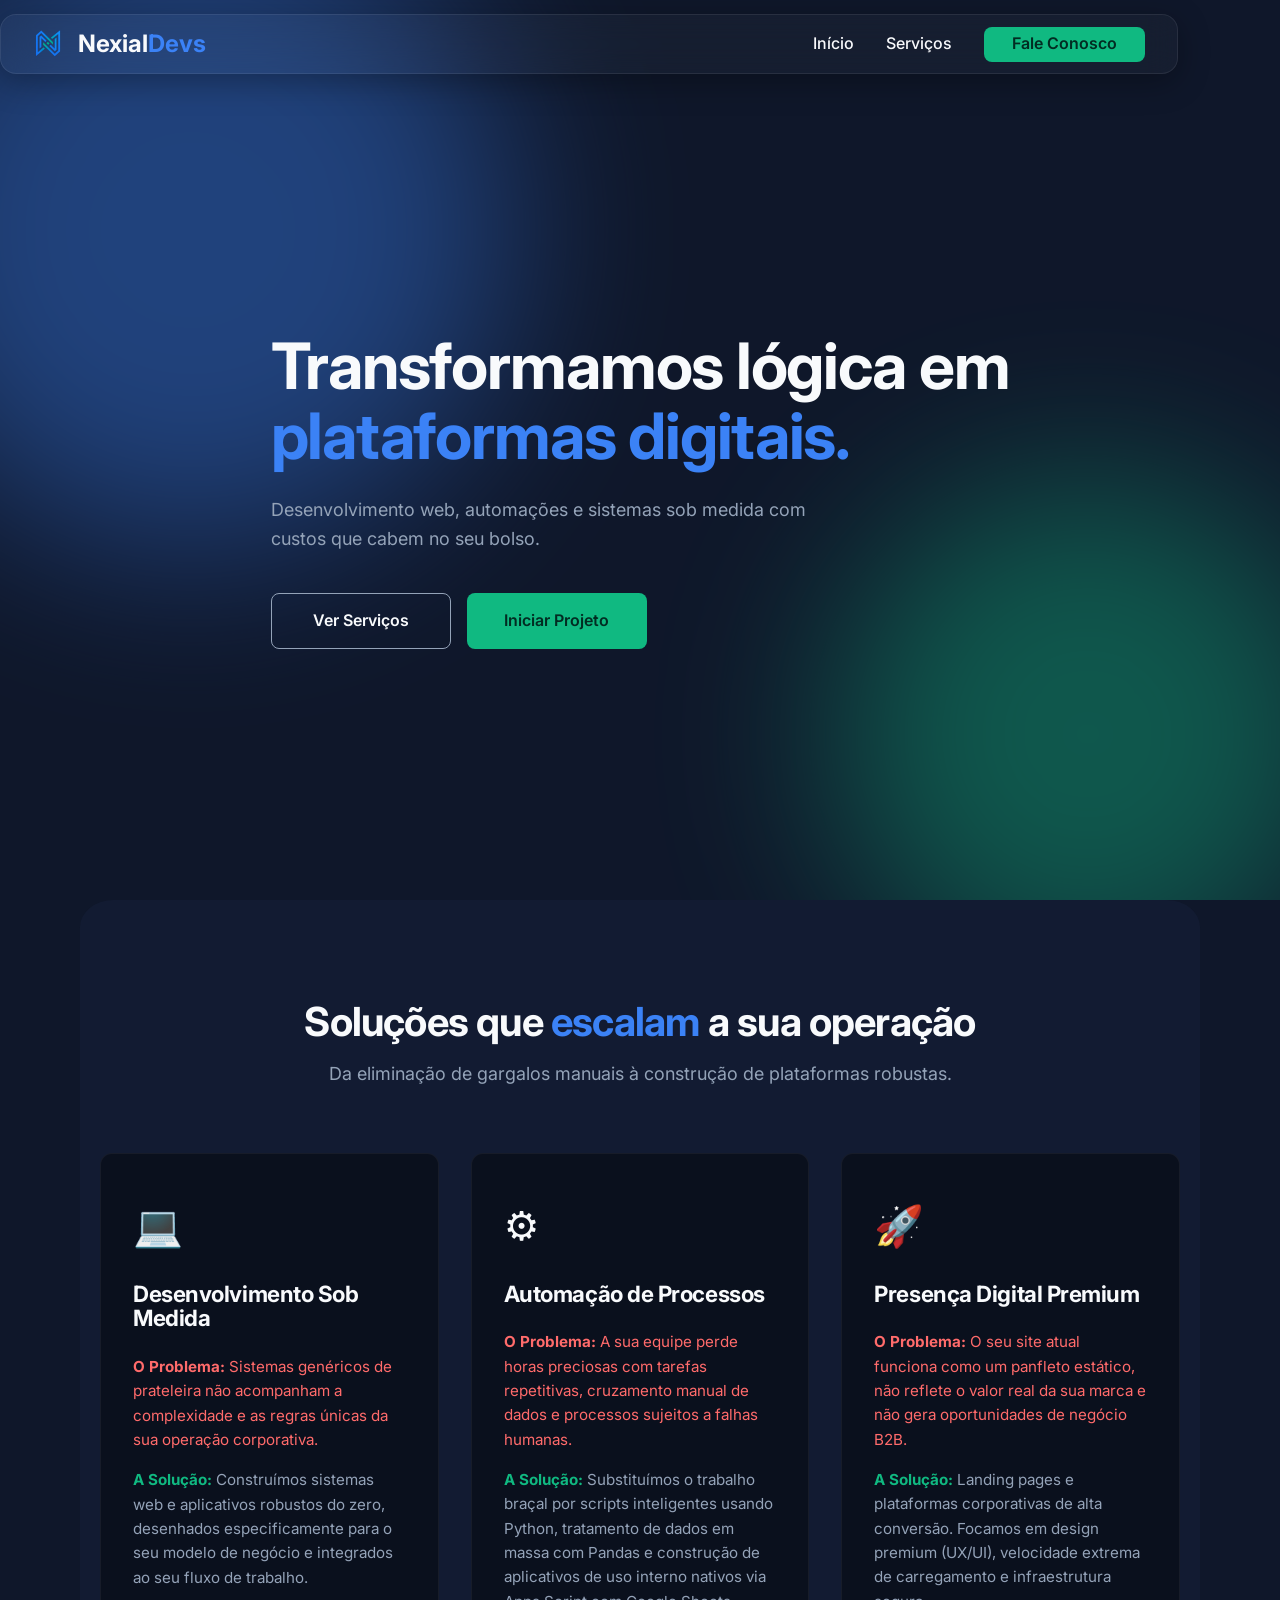
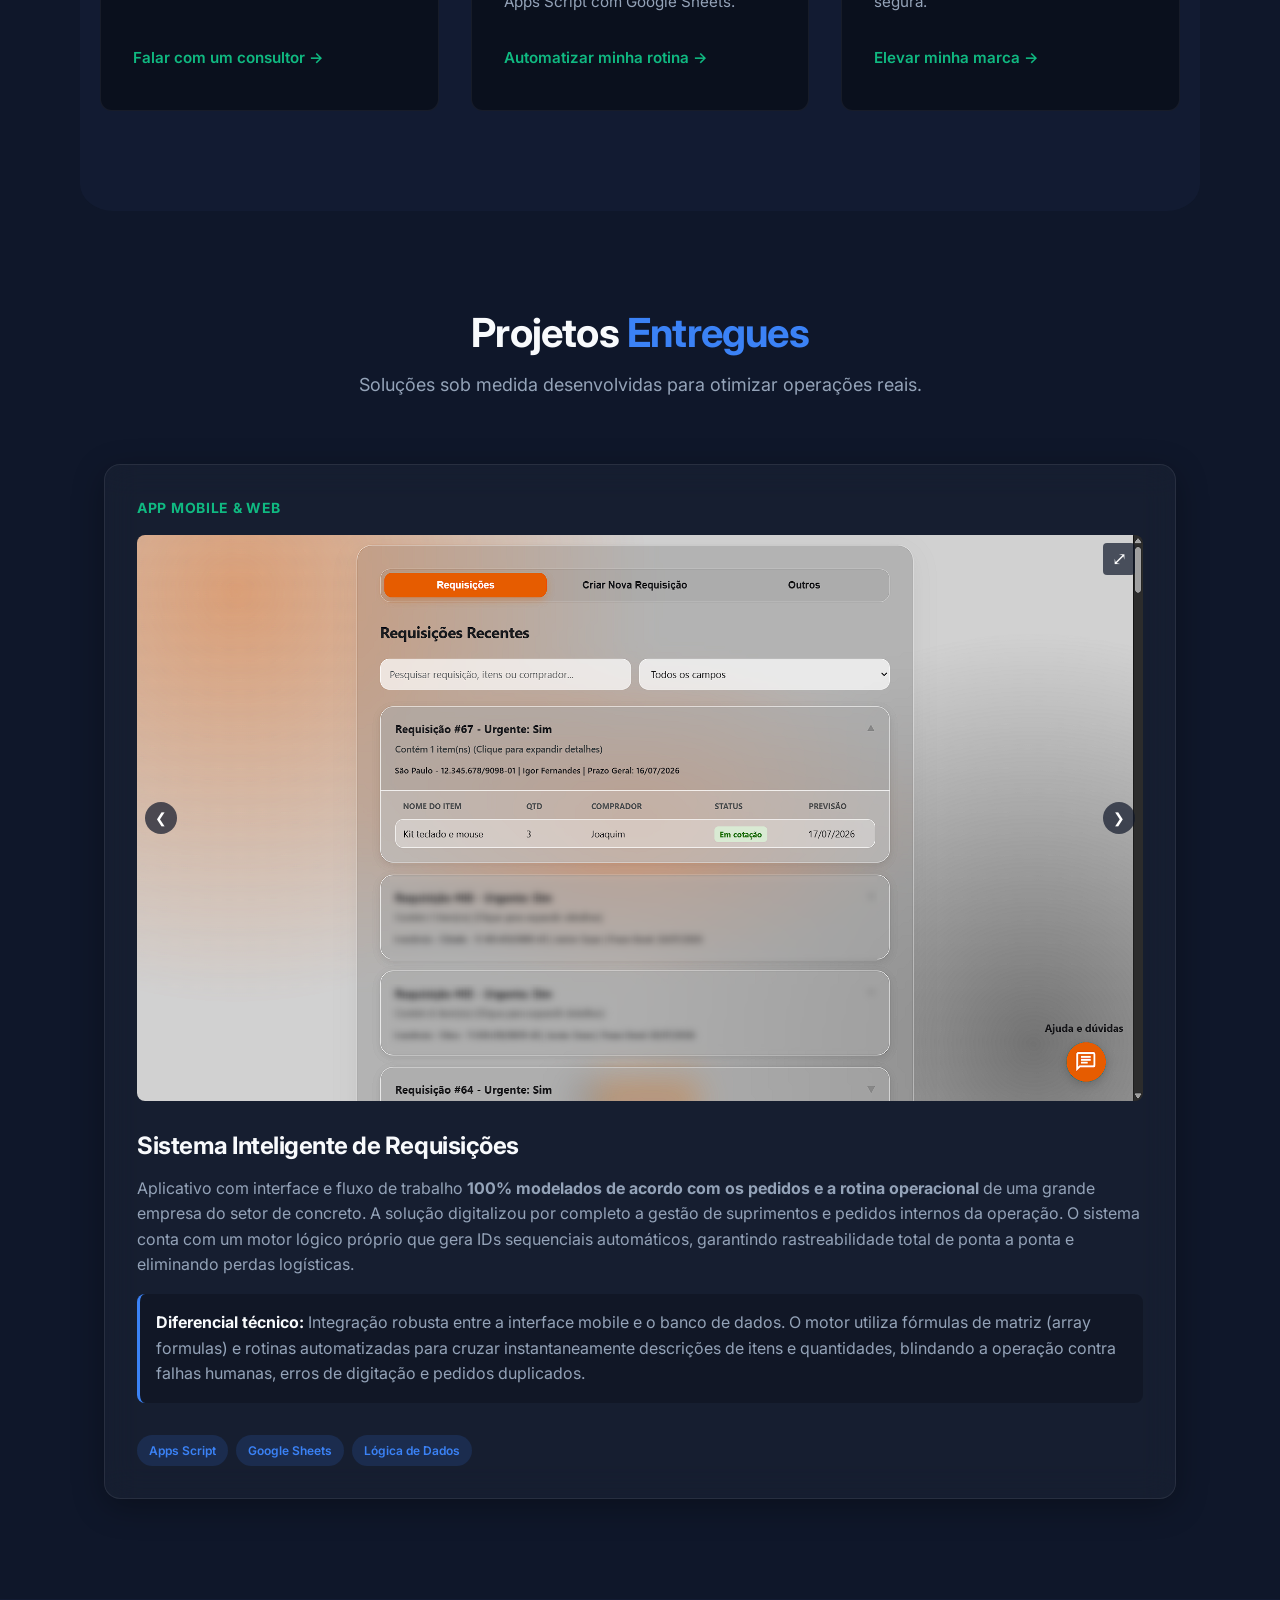
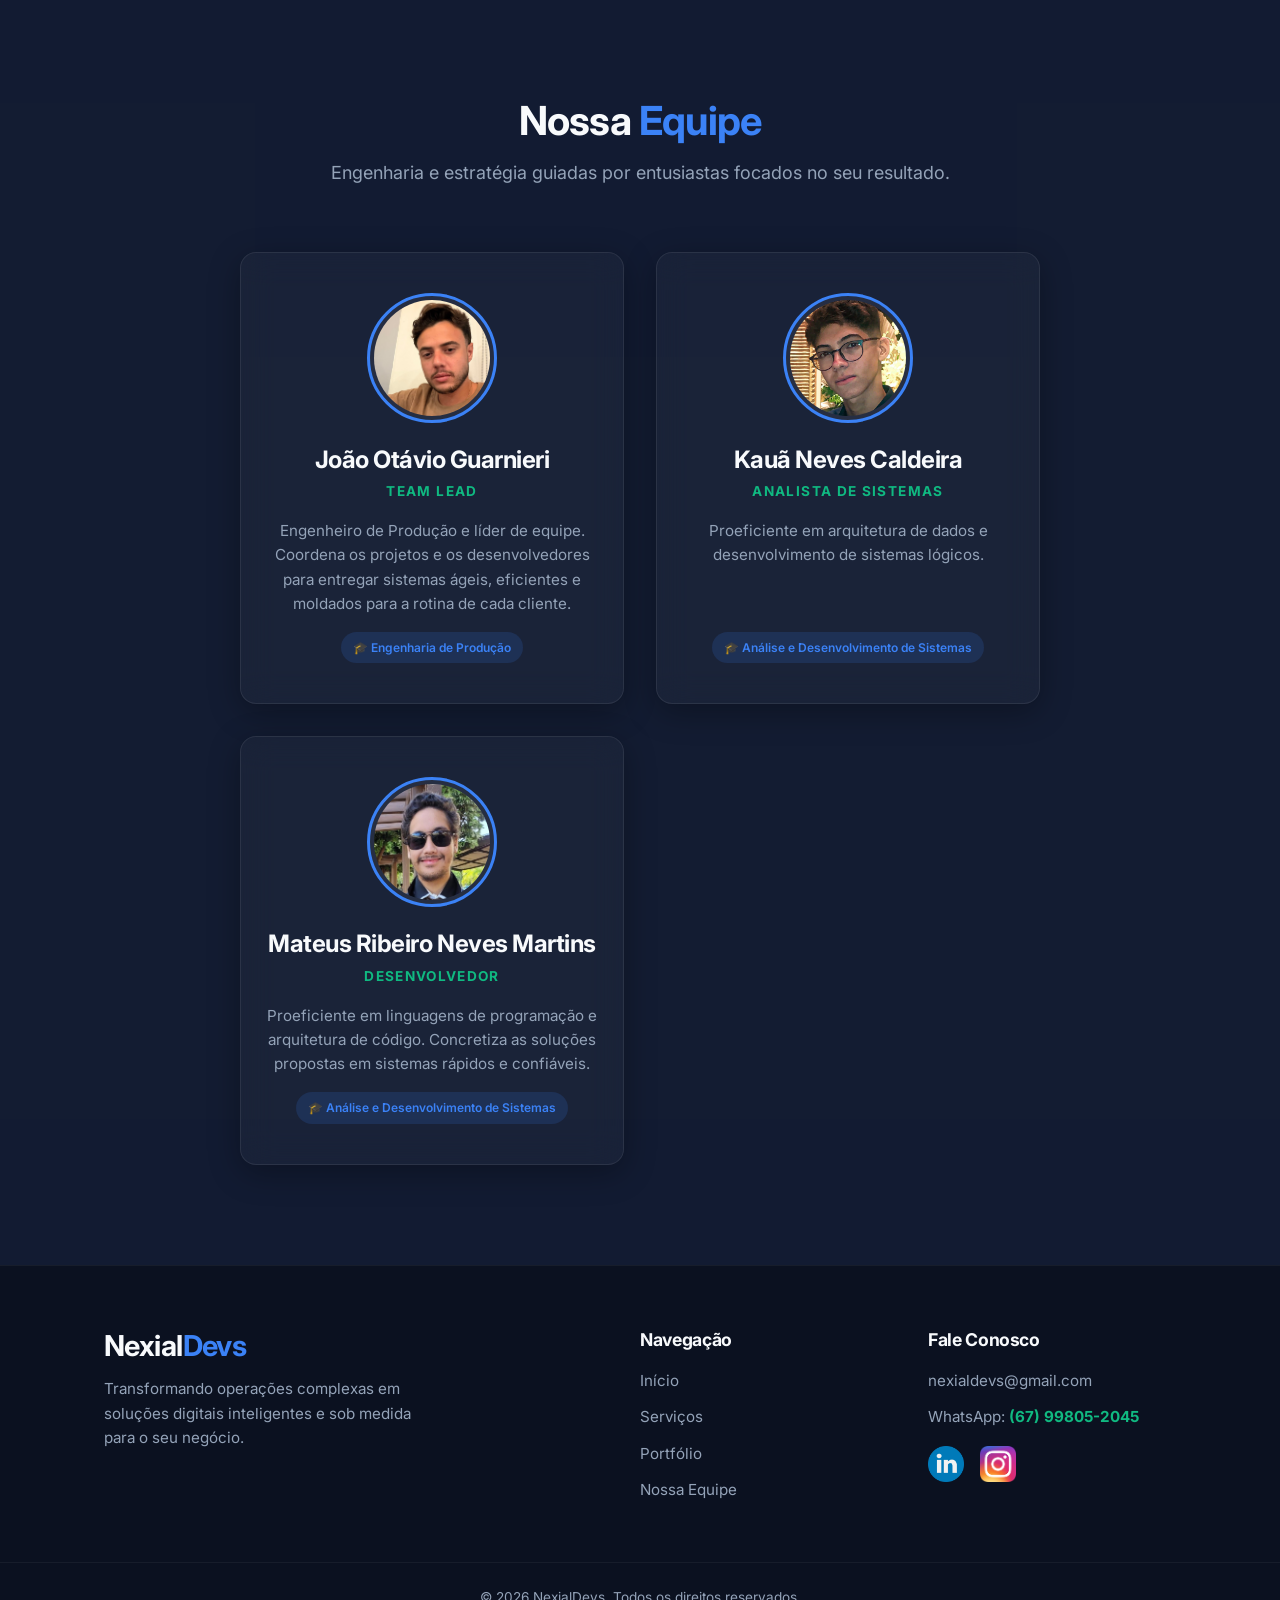
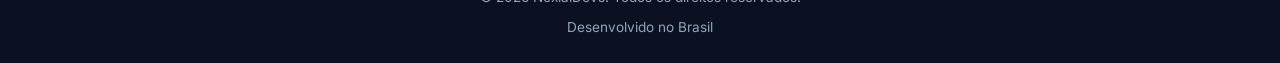
<file: index.html>
<!DOCTYPE html>
<html lang="pt-BR">
<head>
    <meta charset="UTF-8">
    <meta name="viewport" content="width=device-width, initial-scale=1.0">
    <title>NexialDevs | Soluções em Tecnologia</title>
    <link rel="icon" type="image/png" sizes="32x32" href="assets/img/favicon.png">
    <link rel="preconnect" href="https://fonts.googleapis.com">
    <link rel="preconnect" href="https://fonts.gstatic.com" crossorigin>
    <link href="https://fonts.googleapis.com/css2?family=Inter:wght@400;500;700&display=swap" rel="stylesheet">
    
    <link rel="stylesheet" href="css/style.css">
</head>
<!-- Google tag (gtag.js) -->
<script async src="https://www.googletagmanager.com/gtag/js?id=G-Z20MVMJV6W"></script>
<script>
  window.dataLayer = window.dataLayer || [];
  function gtag(){dataLayer.push(arguments);}
  gtag('js', new Date());

  gtag('config', 'G-Z20MVMJV6W');
</script>
<body>
    <div class="bg-mesh">
        <div class="blob blob-1"></div>
        <div class="blob blob-2"></div>
    </div>

    <div id="header-container"></div>

    <main>
        <section class="hero">
            <div class="container">
                <h1>Transformamos lógica em <br><span class="text-highlight">plataformas digitais.</span></h1>
                <p>Desenvolvimento web, automações e sistemas sob medida com custos que cabem no seu bolso.</p>
                
                <div class="hero-actions">
                    <a href="#servicos" class="btn btn-outline">Ver Serviços</a>
                    <a href="#rodapé" class="btn btn-primary btn-projeto">Iniciar Projeto</a>
                </div>
            </div>
        </section>
        <section id="servicos" class="services-section container">
            <div class="section-header text-center">
                <h2 class="section-title">Soluções que <span class="text-highlight">escalam</span> a sua operação</h2>
                <p class="section-subtitle">Da eliminação de gargalos manuais à construção de plataformas robustas.</p>
            </div>

            <div class="services-grid">
                <div class="service-card">
                    <div class="service-icon">💻</div>
                    <h3>Desenvolvimento Sob Medida</h3>
                    <div class="service-content">
                        <p class="problem-text"><strong>O Problema:</strong> Sistemas genéricos de prateleira não acompanham a complexidade e as regras únicas da sua operação corporativa.</p>
                        <p class="solution-text"><strong>A Solução:</strong> Construímos sistemas web e aplicativos robustos do zero, desenhados especificamente para o seu modelo de negócio e integrados ao seu fluxo de trabalho.</p>
                    </div>
                    <a href="#rodapé" class="btn-service">Falar com um consultor &rarr;</a>
                </div>

                <div class="service-card">
                    <div class="service-icon">⚙️</div>
                    <h3>Automação de Processos</h3>
                    <div class="service-content">
                        <p class="problem-text"><strong>O Problema:</strong> A sua equipe perde horas preciosas com tarefas repetitivas, cruzamento manual de dados e processos sujeitos a falhas humanas.</p>
                        <p class="solution-text"><strong>A Solução:</strong> Substituímos o trabalho braçal por scripts inteligentes usando Python, tratamento de dados em massa com Pandas e construção de aplicativos de uso interno nativos via Apps Script com Google Sheets.</p>
                    </div>
                    <a href="#rodapé" class="btn-service">Automatizar minha rotina &rarr;</a>
                </div>

                <div class="service-card">
                    <div class="service-icon">🚀</div>
                    <h3>Presença Digital Premium</h3>
                    <div class="service-content">
                        <p class="problem-text"><strong>O Problema:</strong> O seu site atual funciona como um panfleto estático, não reflete o valor real da sua marca e não gera oportunidades de negócio B2B.</p>
                        <p class="solution-text"><strong>A Solução:</strong> Landing pages e plataformas corporativas de alta conversão. Focamos em design premium (UX/UI), velocidade extrema de carregamento e infraestrutura segura.</p>
                    </div>
                    <a href="#rodapé" class="btn-service">Elevar minha marca &rarr;</a>
                </div>
            </div>
        </section>

        <section id="portfolio" class="portfolio-section sections">
            <div class="container">
                <div class="section-header">
                    <h2>Projetos <span class="text-highlight">Entregues</span></h2>
                    <p>Soluções sob medida desenvolvidas para otimizar operações reais.</p>
                </div>

                <div class="portfolio-grid">
                    <div class="portfolio-card liquid-glass">
                        <div class="card-tag">App Mobile & Web</div>
                        <div class="carousel-container" id="container-app-req">
                            <button class="fullscreen-btn" onclick="alternarTelaCheia('container-app-req')" title="Tela Cheia">⤢</button>
                            <div class="carousel-track" id="track-app-req">
                                <img src="assets/img/portifolio/appreq/img1.png" alt="" class="carousel-slide">
                                <img src="assets/img/portifolio/appreq/img2.png" alt="" class="carousel-slide">
                                <img src="assets/img/portifolio/appreq/img3.png" alt="" class="carousel-slide">
                                <img src="assets/img/portifolio/appreq/img4.png" alt="" class="carousel-slide">
                                <img src="assets/img/portifolio/appreq/img5.png" alt="" class="carousel-slide">
                            </div>
                            
                            <button class="carousel-btn prev" onclick="moverCarrossel('track-app-req', -1)">&#10094;</button>
                            <button class="carousel-btn next" onclick="moverCarrossel('track-app-req', 1)">&#10095;</button>
                        </div>
                        <h3>Sistema Inteligente de Requisições</h3>
                        <p>
                            Aplicativo com interface e fluxo de trabalho <strong>100% modelados de acordo com os pedidos e a rotina operacional</strong> de uma grande empresa do setor de concreto. A solução digitalizou por completo a gestão de suprimentos e pedidos internos da operação. O sistema conta com um motor lógico próprio que gera IDs sequenciais automáticos, garantindo rastreabilidade total de ponta a ponta e eliminando perdas logísticas.
                        </p>
                        <p class="tech-details">
                            <strong>Diferencial técnico:</strong> Integração robusta entre a interface mobile e o banco de dados. O motor utiliza fórmulas de matriz (array formulas) e rotinas automatizadas para cruzar instantaneamente descrições de itens e quantidades, blindando a operação contra falhas humanas, erros de digitação e pedidos duplicados.                        </p>
                        <div class="card-footer">
                            <span class="tech-badge">Apps Script</span>
                            <span class="tech-badge">Google Sheets</span>
                            <span class="tech-badge">Lógica de Dados</span>
                        </div>
                    </div>

                    <!--
                    <div class="portfolio-card liquid-glass">
                    </div>
                    -->
                </div>
            </div>
        </section>
        <section id="equipe" class="team-section sections">
            <div class="container">
                <div class="section-header">
                    <h2>Nossa <span class="text-highlight">Equipe</span></h2>
                    <p>Engenharia e estratégia guiadas por entusiastas focados no seu resultado.</p>
                </div>

                <div class="team-grid">
                    <div class="team-card liquid-glass">
                        <img src="assets/img/Equipe/JoaoOG.jpeg" alt="Foto de João Otávio Guarnieri" class="team-photo">
                        <h3>João Otávio Guarnieri</h3>
                        <p class="team-role">Team Lead</p>
                        <p class="team-bio">
                            Engenheiro de Produção e líder de equipe. Coordena os projetos e os desenvolvedores para entregar sistemas ágeis, eficientes e moldados para a rotina de cada cliente.
                        </p>
                        <div class="card-footer">
                            <span class="tech-badge">🎓 Engenharia de Produção</span>
                        </div>
                    </div>

                    <div class="team-card liquid-glass">
                        <img src="assets/img/Equipe/Kaua.jpeg" alt="Foto de Kauã Neves Caldeira" class="team-photo">
                        <h3>Kauã Neves Caldeira</h3>
                        <p class="team-role">Analista de Sistemas</p>
                        <p class="team-bio">
                            Proeficiente em arquitetura de dados e desenvolvimento de sistemas lógicos.
                        </p>
                        <div class="card-footer">
                            <span class="tech-badge">🎓 Análise e Desenvolvimento de Sistemas</span>
                        </div>
                    </div>

                    <div class="team-card liquid-glass">
                        <img src="assets/img/Equipe/Mateus.jpeg" alt="Foto de Mateus Ribeiro Neves Martins" class="team-photo">
                        <h3>Mateus Ribeiro Neves Martins</h3>
                        <p class="team-role">Desenvolvedor</p>
                        <p class="team-bio">
                            Proeficiente em linguagens de programação e arquitetura de código. Concretiza as soluções propostas em sistemas rápidos e confiáveis.
                        </p>
                        <div class="card-footer">
                            <span class="tech-badge">🎓 Análise e Desenvolvimento de Sistemas</span>
                        </div>
                    </div>
                </div>
            </div>
        </section>
    </main>

    <div id="rodapé"></div>

    <script src="js/script.js"></script>
</body>
</html>
</file>
<file: css/style.css>
:root {
    --bg-base: #0F172A;
    --text-main: #F8FAFC;
    --text-muted: #94A3B8;
    --sections: #1b27435a;
    
    --brand-blue: #3B82F6;
    --brand-green: #10B981;
    --brand-green-hover: #059669;

    --font-main: 'Inter', system-ui, -apple-system, sans-serif;
}

html, body {
    overflow-x: hidden;
    width: 100%;
    position: relative;
}

* {
    margin: 0;
    padding: 0;
    box-sizing: border-box;
}

body {
    background-color: var(--bg-base);
    color: var(--text-main);
    font-family: var(--font-main);
    -webkit-font-smoothing: antialiased;
    line-height: 1.6;
}

/* =========================================
   ESTILOS DO MENU (NAVBAR)
   ========================================= */

.navbar {
    display: flex;
    justify-content: space-between; 
    align-items: center; 
    padding: 16px 32px; 
    margin: 14px auto; 
    max-width: 1320px; 
    width: 92%; 
    max-height: 60px;
    position: fixed;
    z-index: 100; 
    justify-self: center;
}

.logo {
    display: flex;
    flex-direction: row;
    justify-content: center;
    align-items: center;
    font-size: 1.5rem;
    font-weight: 700;
    color: var(--text-main);
}

.navbar nav {
    display: flex;
    align-items: center;
    gap: 32px;
}

.navbar nav a:not(.btn) {
    color: var(--text-main);
    font-weight: 500;
    font-size: 1rem;
    transition: color 0.2s ease;
}

.fale-conosco {
    height: 35px;
    text-wrap: nowrap;
}

.navbar nav a:not(.btn):hover {
    color: var(--brand-blue);
}

#logo-menu{
    width: 30px;
    margin-right: 15px;
    margin-bottom: -6px;
}

/* FIM DO ESTILO MENU */

/* =========================================
   SEÇÃO DE PORTFÓLIO E CASOS DE SUCESSO
   ========================================= */

.portfolio-section {
    padding: 100px 0;
    position: relative;
    z-index: 10;
}

.section-header {
    text-align: center;
    margin-bottom: 64px;
}

.section-header h2 {
    font-size: 2.5rem;
    margin-bottom: 16px;
}

.section-header p {
    color: var(--text-muted);
    font-size: 1.125rem;
}

.portfolio-grid {
    display: grid;
    grid-template-columns: repeat(auto-fit, minmax(300px, 1fr));
    gap: 32px;
}

.portfolio-card {
    padding: 32px;
    display: flex;
    flex-direction: column;
    gap: 16px;
    transition: transform 0.3s ease;
}

.portfolio-card:hover {
    transform: translateY(-8px); 
}

.card-tag {
    font-size: 0.875rem;
    color: var(--brand-green);
    font-weight: 700;
    text-transform: uppercase;
    letter-spacing: 0.05em;
}

.portfolio-card h3 {
    font-size: 1.5rem;
    color: var(--text-main);
}

.portfolio-card p {
    color: var(--text-muted);
    font-size: 1rem;
    line-height: 1.6;
}

.tech-details {
    font-size: 0.9rem;
    background: rgba(0, 0, 0, 0.2);
    padding: 16px;
    border-radius: 8px;
    border-left: 3px solid var(--brand-blue);
}

.tech-details strong {
    color: var(--text-main);
}

.card-footer {
    margin-top: auto; 
    display: flex;
    flex-wrap: wrap;
    gap: 8px;
    padding-top: 16px;
}

.tech-badge {
    background: rgba(59, 130, 246, 0.15); 
    color: var(--brand-blue);
    padding: 6px 12px;
    border-radius: 100px;
    font-size: 0.75rem;
    font-weight: 600;
}

/* =========================================
   CARROSSEL DE IMAGENS
   ========================================= */

.carousel-container {
    position: relative;
    width: 100%;
    border-radius: 8px;
    overflow:hidden;
    margin-bottom: 16px;
    background: rgba(0, 0, 0, 0.2);
}


.carousel-track {
    display: flex;
    overflow-x: auto;
    scroll-snap-type: x mandatory; 
    scroll-behavior: smooth; 
    -ms-overflow-style: none; 
    scrollbar-width: none; 
}

.carousel-track::-webkit-scrollbar {
    display: none;
}

.carousel-slide {
    flex: 0 0 100%; 
    width: 100%;
    aspect-ratio: 16 / 9; 
    object-fit: cover; 
    scroll-snap-align: center; 
}

/* Botão de Tela Cheia */
.fullscreen-btn {
    position: absolute;
    top: 8px;
    right: 8px; 
    background: rgba(15, 23, 42, 0.7);
    color: white;
    border: none;
    width: 32px;
    height: 32px;
    border-radius: 4px; 
    cursor: pointer;
    display: flex;
    align-items: center;
    justify-content: center;
    font-size: 18px;
    transition: background 0.2s ease;
    z-index: 10;
}

.fullscreen-btn:hover {
    background: var(--brand-blue);
}

.carousel-container:fullscreen {
    background-color: #000; 
    width: 100vw;
    height: 100vh;
    display: flex;
    align-items: center; 
}

.carousel-container:fullscreen .carousel-slide {
    object-fit: contain; 
}

/* =========================================
   EFEITO DE ZOOM NA TELA CHEIA
   =========================================

/* Transforma o mouse numa lupa apenas quando está em tela cheia */
.carousel-container:fullscreen .carousel-slide {
    cursor: zoom-in;
    transition: transform 0.2s ease-out; /* Animação suave para o zoom e o movimento */
}

/* A classe que será aplicada pelo JavaScript quando o cliente clicar */
.carousel-container:fullscreen .carousel-slide.zoomed {
    transform: scale(2.5); /* Aumenta a imagem em 2.5x */
    cursor: zoom-out; /* Muda a lupa para o ícone de 'diminuir' */
}

.carousel-btn {
    position: absolute;
    top: 50%;
    transform: translateY(-50%);
    background: rgba(15, 23, 42, 0.7); 
    color: white;
    border: none;
    width: 32px;
    height: 32px;
    border-radius: 50%;
    cursor: pointer;
    display: flex;
    align-items: center;
    justify-content: center;
    font-size: 14px;
    transition: background 0.2s ease;
    z-index: 2;
}

.carousel-btn:hover {
    background: var(--brand-blue);
}

.carousel-btn.prev {
    left: 8px;
}

.carousel-btn.next {
    right: 8px;
}

/* FIM CARROSSEL DE IMAGENS */

/* FIM SEÇÂO DE PORTIFOLIO */

.bg-mesh {
    position: fixed;
    top: 0;
    left: 0;
    width: 100vw;
    height: 100vh;
    z-index: -1;
    overflow: hidden;
    background-color: var(--bg-base);
}

.blob {
    position: absolute;
    border-radius: 50%;
    filter: blur(90px); 
    opacity: 0.4;
    animation: float 10s ease-in-out infinite alternate;
}

.blob-1 {
    background: var(--brand-blue);
    width: 50vw;
    height: 50vw;
    top: -10%;
    left: -10%;
}

.blob-2 {
    background: var(--brand-green);
    width: 40vw;
    height: 40vw;
    bottom: -10%;
    right: -5%;
}

@keyframes float {
    0% { transform: translateY(0) scale(1); }
    100% { transform: translateY(20px) scale(1.05); }
}

a { text-decoration: none; }
ul { list-style: none; }

.liquid-glass {
    background: rgba(255, 255, 255, 0.03); 
    backdrop-filter: blur(16px); 
    -webkit-backdrop-filter: blur(16px); 
    border: 1px solid rgba(255, 255, 255, 0.08); 
    box-shadow: 0 8px 32px 0 rgba(0, 0, 0, 0.3); 
    border-radius: 16px; 
}

.container {
    max-width: 1120px;
    margin: 0 auto;
    padding: 0 24px;
}

h1, h2, h3 { 
    line-height: 1.1; 
    letter-spacing: -0.02em;
}

.text-highlight {
    color: var(--brand-blue);
}

.btn {
    display: inline-flex;
    align-items: center;
    justify-content: center;
    padding: 14px 28px;
    border-radius: 8px;
    font-size: 1rem;
    font-weight: 600;
    transition: all 0.2s ease;
    cursor: pointer;
}

.btn-primary {
    background-color: var(--brand-green);
    color: #022C22;
}

.btn-projeto {
    width: 180px;
}

.btn-primary:hover {
    background-color: var(--brand-green-hover);
    transform: translateY(-2px); 
}

.btn-outline {
    border: 1px solid var(--text-muted);
    color: var(--text-main);
    width: 180px;
}

.btn-outline:hover {
    border-color: var(--brand-blue);
    color: var(--brand-blue);
}

.hero {
    min-height: 100vh;
    display: flex;
    align-items: center;
    padding-top: 80px; 
}

.hero h1 {
    /* Função clamp: Aumenta e diminui a fonte dinamicamente baseado na tela */
    font-size: clamp(2.5rem, 5vw, 4.5rem);
    margin-bottom: 24px;
    max-width: 850px;
}

.hero p {
    font-size: 1.125rem;
    color: var(--text-muted);
    margin-bottom: 40px;
    max-width: 550px;
}

.hero-actions {
    display: flex;
    gap: 16px;
    flex-wrap: nowrap; 
}

/* =========================================
   SEÇÃO SERVIÇOS
   ========================================= */
.services-section {
    padding: 100px 20px;
    background-color: var(--sections);
    border-radius: 3%;
}

.services-section .section-header {
    margin-bottom: 64px;
}

.services-grid {
    display: grid;
    grid-template-columns: repeat(3, 1fr);
    gap: 32px;
}

.service-card {
    background-color: rgba(0, 0, 0, 0.397); 
    border: 1px solid rgba(255, 255, 255, 0.05); 
    border-radius: 12px;
    padding: 40px 32px;
    transition: transform 0.3s ease, border-color 0.3s ease;
    display: flex;
    flex-direction: column;
    height: 100%;
}

.service-card:hover {
    transform: translateY(-8px); 
    border-color: var(--brand-green); 
}

.service-icon {
    font-size: 2.5rem;
    margin-bottom: 24px;
}

.service-card h3 {
    font-size: 1.4rem;
    color: var(--text-main);
    margin-bottom: 24px;
}

.service-content {
    flex-grow: 1; 
    margin-bottom: 32px;
}

.problem-text {
    color: #ff6b6b; 
    font-size: 0.95rem;
    margin-bottom: 16px;
    line-height: 1.6;
}

.solution-text {
    color: var(--text-muted);
    font-size: 0.95rem;
    line-height: 1.6;
}

.solution-text strong {
    color: var(--brand-green); 
}

.btn-service {
    display: inline-block;
    color: var(--brand-green);
    text-decoration: none;
    font-weight: 600;
    font-size: 0.95rem;
    transition: color 0.3s ease, padding-left 0.3s ease;
}

.btn-service:hover {
    color: var(--text-main);
    padding-left: 8px; 
}

/* =========================================
   SEÇÃO DA EQUIPE (TEAM)
   ========================================= */

.team-section {
    padding: 100px 0;
    position: relative;
    z-index: 10;
    background-color: var(--sections);
}

.team-grid {
    display: grid;
    grid-template-columns: repeat(auto-fit, minmax(280px, 1fr));
    gap: 32px;
    max-width: 800px; 
    margin: 0 auto;   
}

.team-card {
    padding: 40px 24px;
    display: flex;
    flex-direction: column;
    align-items: center;
    text-align: center;
    transition: transform 0.3s ease, box-shadow 0.3s ease;
}

.team-card:hover {
    transform: translateY(-8px);
    box-shadow: 0 12px 40px 0 rgba(0, 0, 0, 0.4);
}

.team-photo {
    width: 130px;
    height: 130px;
    border-radius: 50%;
    object-fit: cover;
    border: 3px solid var(--brand-blue);
    padding: 4px; 
    margin-bottom: 24px;
    background: rgba(255, 255, 255, 0.05); 
}

.team-card h3 {
    font-size: 1.5rem;
    color: var(--text-main);
    margin-bottom: 8px;
}

.team-role {
    font-size: 0.85rem;
    color: var(--brand-green);
    font-weight: 700;
    text-transform: uppercase;
    letter-spacing: 0.1em;
    margin-bottom: 16px;
}

.team-card .team-bio {
    font-size: 0.95rem;
    color: var(--text-muted);
    line-height: 1.6;
}

/* =========================================
   RODAPÉ (FOOTER)
   ========================================= */

.site-footer {
    background-color: #0b1120; /* Fundo super escuro para contraste */
    border-top: 1px solid rgba(255, 255, 255, 0.05); /* Linha sutil separando o site do rodapé */
    padding-top: 64px;
    color: var(--text-muted);
    font-size: 0.95rem;
}

.footer-grid {
    display: grid;
    grid-template-columns: 2fr 1fr 1fr;
    gap: 40px;
    margin-bottom: 48px;
}

.footer-brand h2 {
    font-size: 1.8rem;
    color: var(--text-main);
    margin-bottom: 16px;
}

.footer-brand p {
    line-height: 1.6;
    max-width: 320px; 
}

.footer-links h3,
.footer-contact h3 {
    color: var(--text-main);
    font-size: 1.1rem;
    margin-bottom: 20px;
}

.footer-links ul {
    list-style: none;
    padding: 0;
}

.footer-links li {
    margin-bottom: 12px;
}

.footer-links a {
    color: var(--text-muted);
    text-decoration: none;
    transition: color 0.3s ease;
}

.footer-links a:hover {
    color: var(--brand-green); 
}

.footer-contact p {
    margin-bottom: 12px;
}

.whatsapp-link {
    color: var(--brand-green);
    text-decoration: none;
    font-weight: 700;
}

.social-icons {
    display: flex;
    gap: 16px;
    margin-top: 16px;
}

.icon {
    width: 36px;
    height: 36px;
}

.social-icons a {
    display: flex;
    align-items: center;
    justify-content: center;
    width: 36px;
    height: 36px;
    background: rgba(255, 255, 255, 0.05);
    color: var(--text-main);
    border-radius: 50%;
    text-decoration: none;
    font-weight: bold;
    font-family: monospace;
    transition: background 0.3s ease, transform 0.3s ease;
}

.social-icons a:hover {
    background: var(--brand-blue);
    transform: translateY(-4px); 
}

.footer-bottom {
    text-align: center;
    padding: 24px 16px;
    border-top: 1px solid rgba(255, 255, 255, 0.05);
    font-size: 0.85rem;
    display: flex;
    flex-direction: column;
    gap: 8px;
}

.footer-bottom .heart {
    color: var(--brand-green);
}

@media (min-width:641px) and (max-width: 992px) {
        .services-grid {
            grid-template-columns: repeat(2, 1fr); 
        }
}

@media (max-width: 640px) {
    .navbar {
        padding: 6px 5px;
        margin: 14px auto;
        width: 98%;
        font-size: 1rem;
    }

    .navbar nav a:not(.btn) {
        font-size: 0.8rem;
    }

    .logo {
        font-size: 1rem;
    }

    .btn-projeto {
        padding: 10px;
        width: 130px;
    }

    .btn-outline {
        padding: 10px;
        width: 130px;
    }

    .fale-conosco {
        font-size: 0.8rem;
        padding: 4px;
        height: 45px;
    }

    .navbar nav {
        gap: 6px;
    }

    #logo-menu {
        width: 20px;
        margin-right: 5px;
        align-self: center;
    }

    .hero-actions {
        gap: 8px;
    }

    .hero {
        padding-top: 10px;
    }

    .services-grid {
        grid-template-columns: 1fr; 
    }
    
    .service-card {
        padding: 32px 24px; 
    }

    .portfolio-card {
        padding: 10px;
    }

    .portfolio-card p {
        font-size: 0.9rem;
    }

    .footer-grid {
        grid-template-columns: 1fr; 
        text-align: center;         
        gap: 48px;
    }
    
    .footer-brand p {
        max-width: 100%;
        margin: 0 auto;
    }

    .social-icons {
        justify-content: center;
    }
}
</file>
